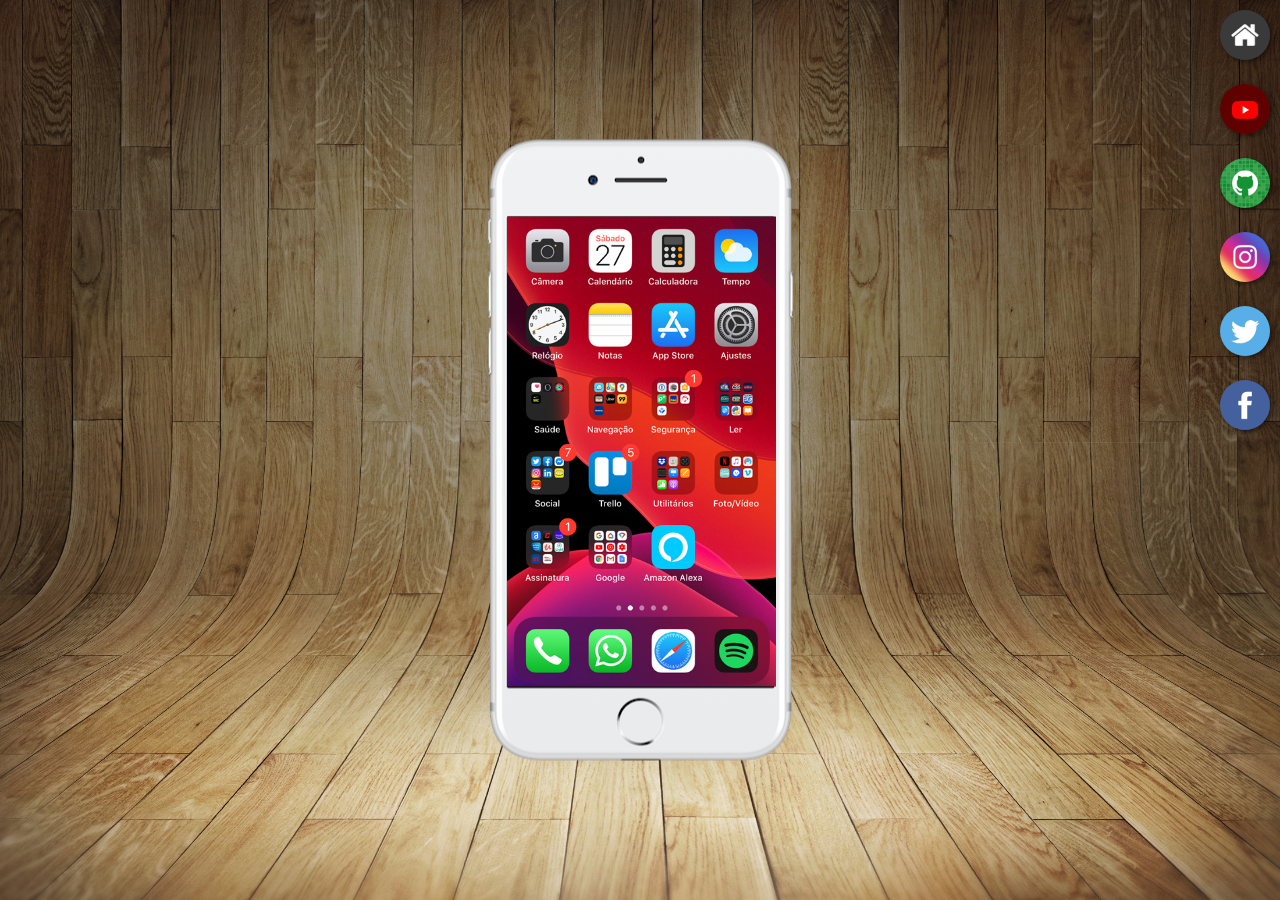
<file: index.html>
<!DOCTYPE html>
<html lang="pt-br">
<head>
    <meta charset="UTF-8">
    <meta name="viewport" content="width=device-width, initial-scale=1.0">
    <title>Projeto Redes Sociais</title>
    <link rel="shortcut icon" href="favicon.ico" type="image/x-icon">
    <link rel="stylesheet" href="estilos/style.css">
</head>
<body>
    <main>
        <section id="telefone">
            <iframe src="home.html" name="tela" id="tela" frameborder="0"></iframe>
        </section>

        <section id="redes-sociais">
            <a href="home.html" target="tela"><img src="imagens/logo-home.jpg" alt="home"></a><br>

            <a href="youtube.html" target="tela"><img src="imagens/logo-youtube.jpg" alt="youtube"></a><br>

            <a href="github.html" target="tela"><img src="imagens/logo-github.jpg" alt=""></a><br>

            <a href="instagram.html" target="tela"><img src="imagens/logo-instagram.jpg" alt="insta"></a><br>
            
            <a href="#" target="tela"><img src="imagens/logo-twitter.jpg" alt="twitter"></a><br>
            <a href="#" target="tela"><img src="imagens/logo-facebook.jpg" alt="face"></a>
        </section>
    </main>
</body>
</html>
</file>
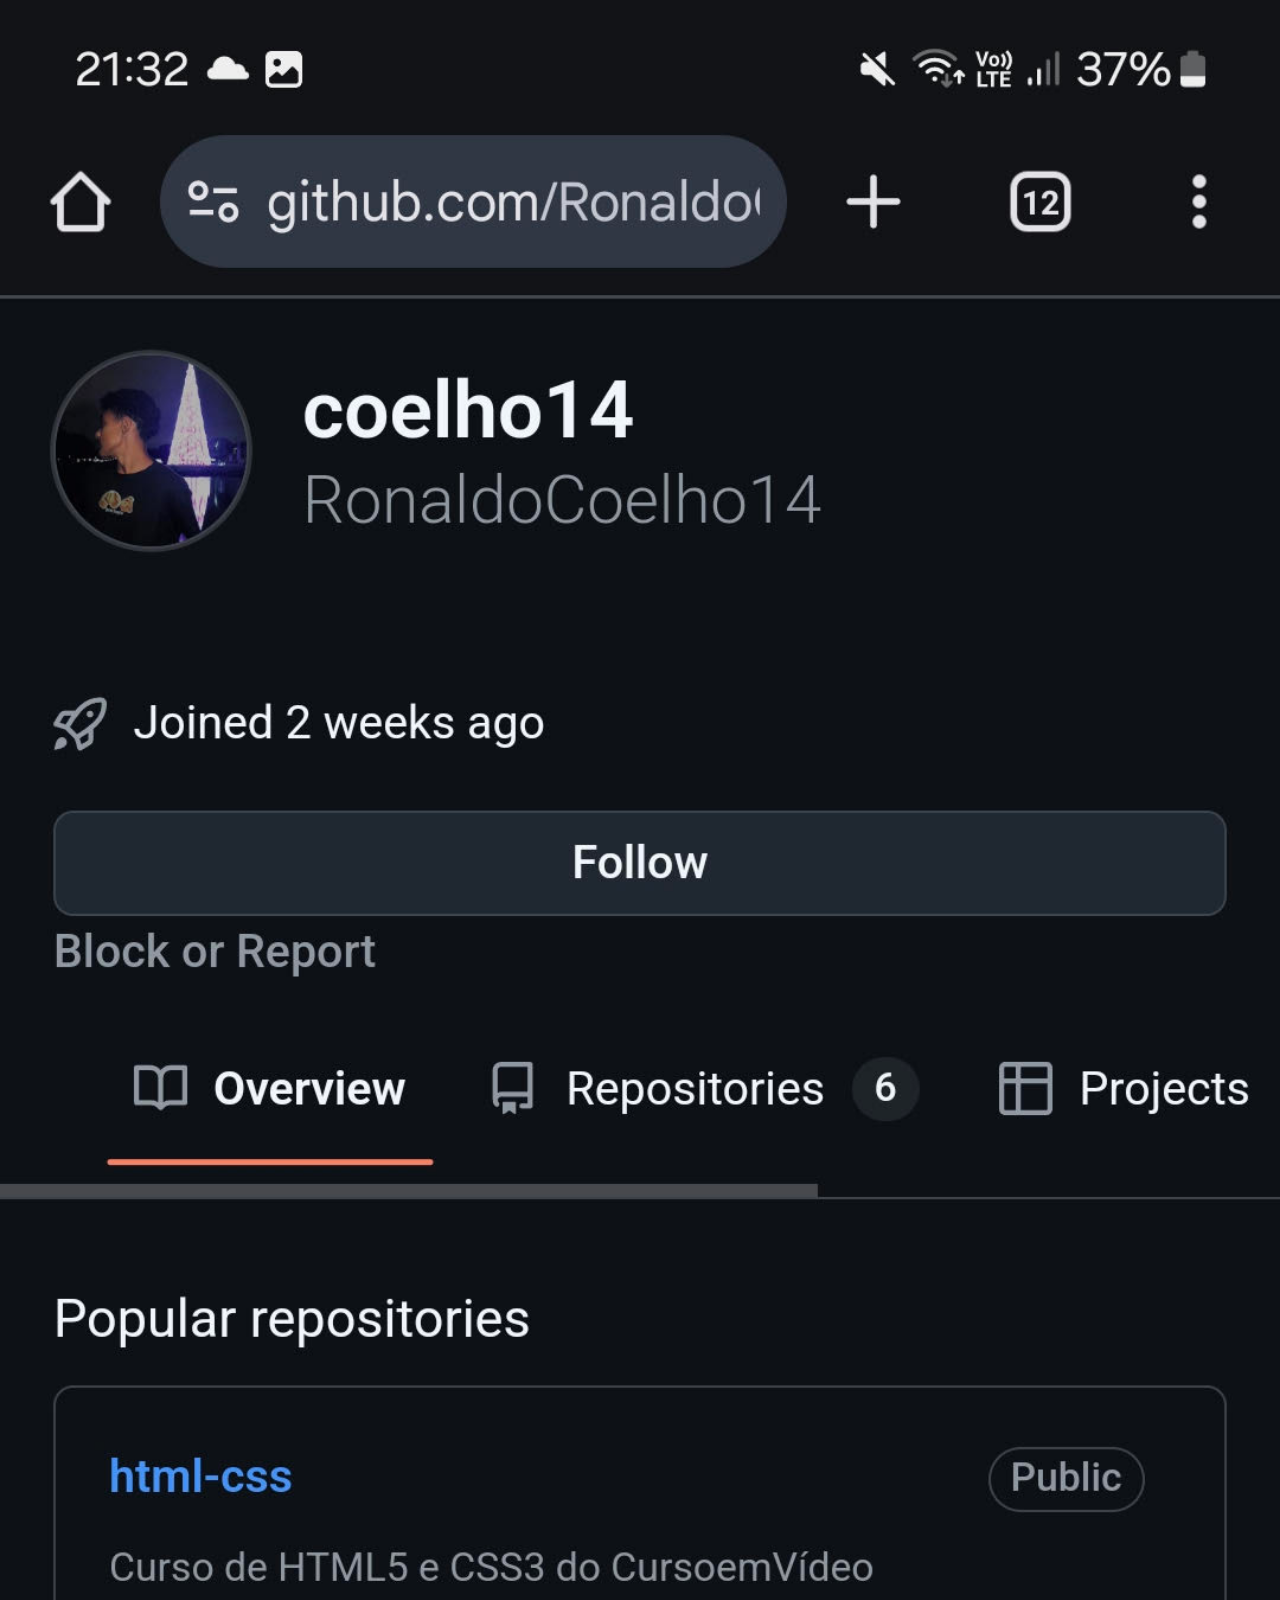
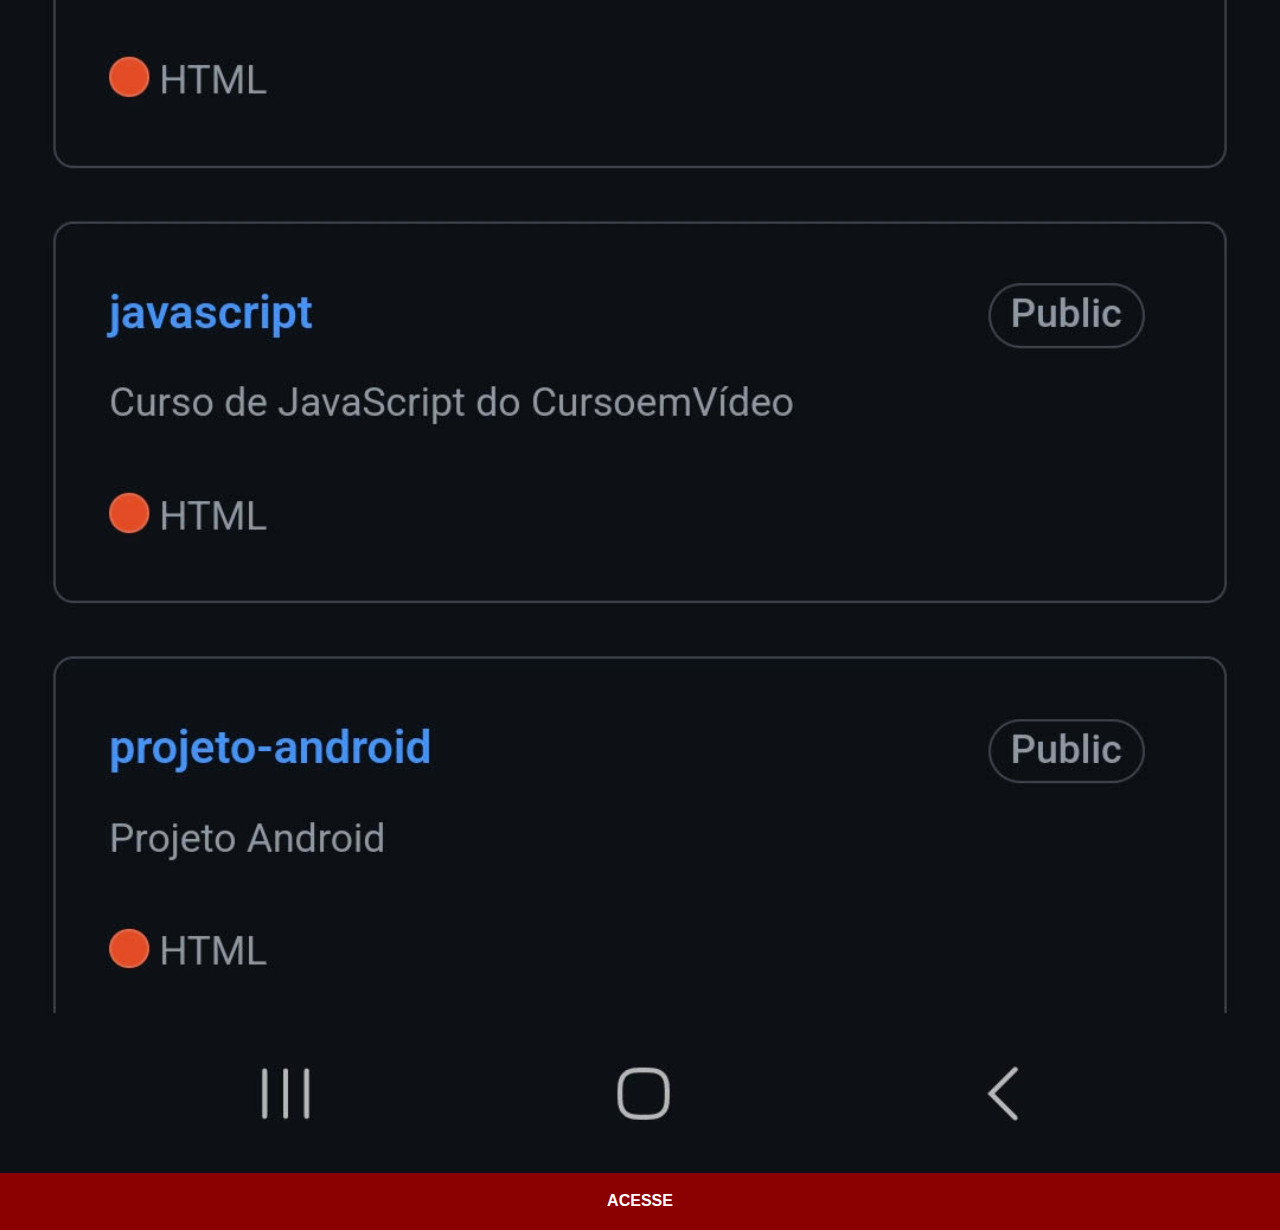
<file: github.html>
<!DOCTYPE html>
<html lang="pt-br">
<head>
    <meta charset="UTF-8">
    <meta name="viewport" content="width=device-width, initial-scale=1.0">
    <title>GitHub</title>
    <link rel="stylesheet" href="estilos/social.css">
</head>
<body>
    <img src="imagens/github1.jpg" alt="github">
    <a href="https://github.com/RonaldoCoelho14" target="_blank">ACESSE</a>
</body>
</html>
</file>
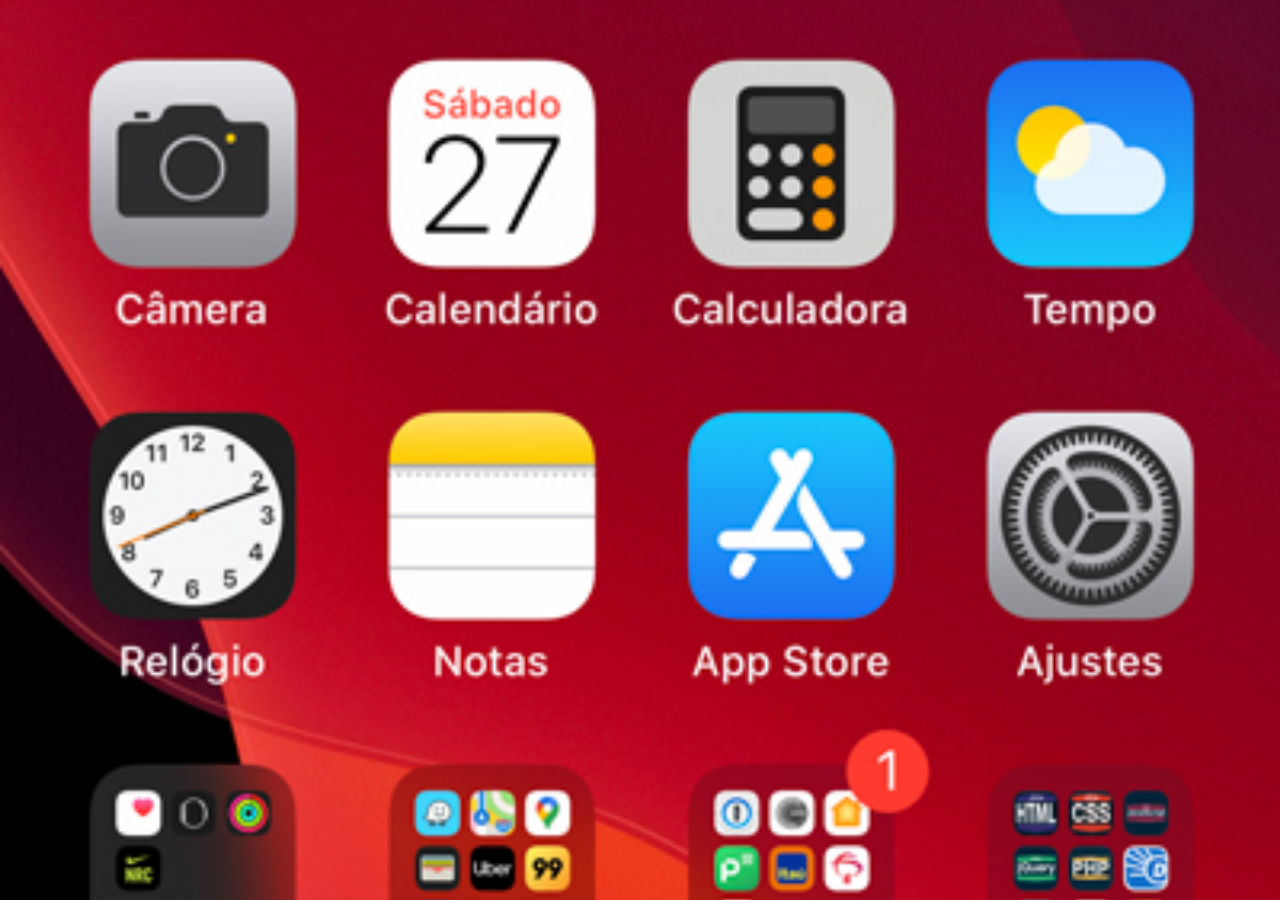
<file: home.html>
<!DOCTYPE html>
<html lang="pt-br">
<head>
    <meta charset="UTF-8">
    <meta name="viewport" content="width=device-width, initial-scale=1.0">
    <title>Home</title>
    <style>
        *{
            margin: 0;
            padding: 0;
        }

        body{
            height: 100vh;
            width: 100vw;
            background: black url('imagens/tela-home.jpg') no-repeat top center;
            background-size: cover;
        }
    </style>
</head>
<body>
    
</body>
</html>
</file>
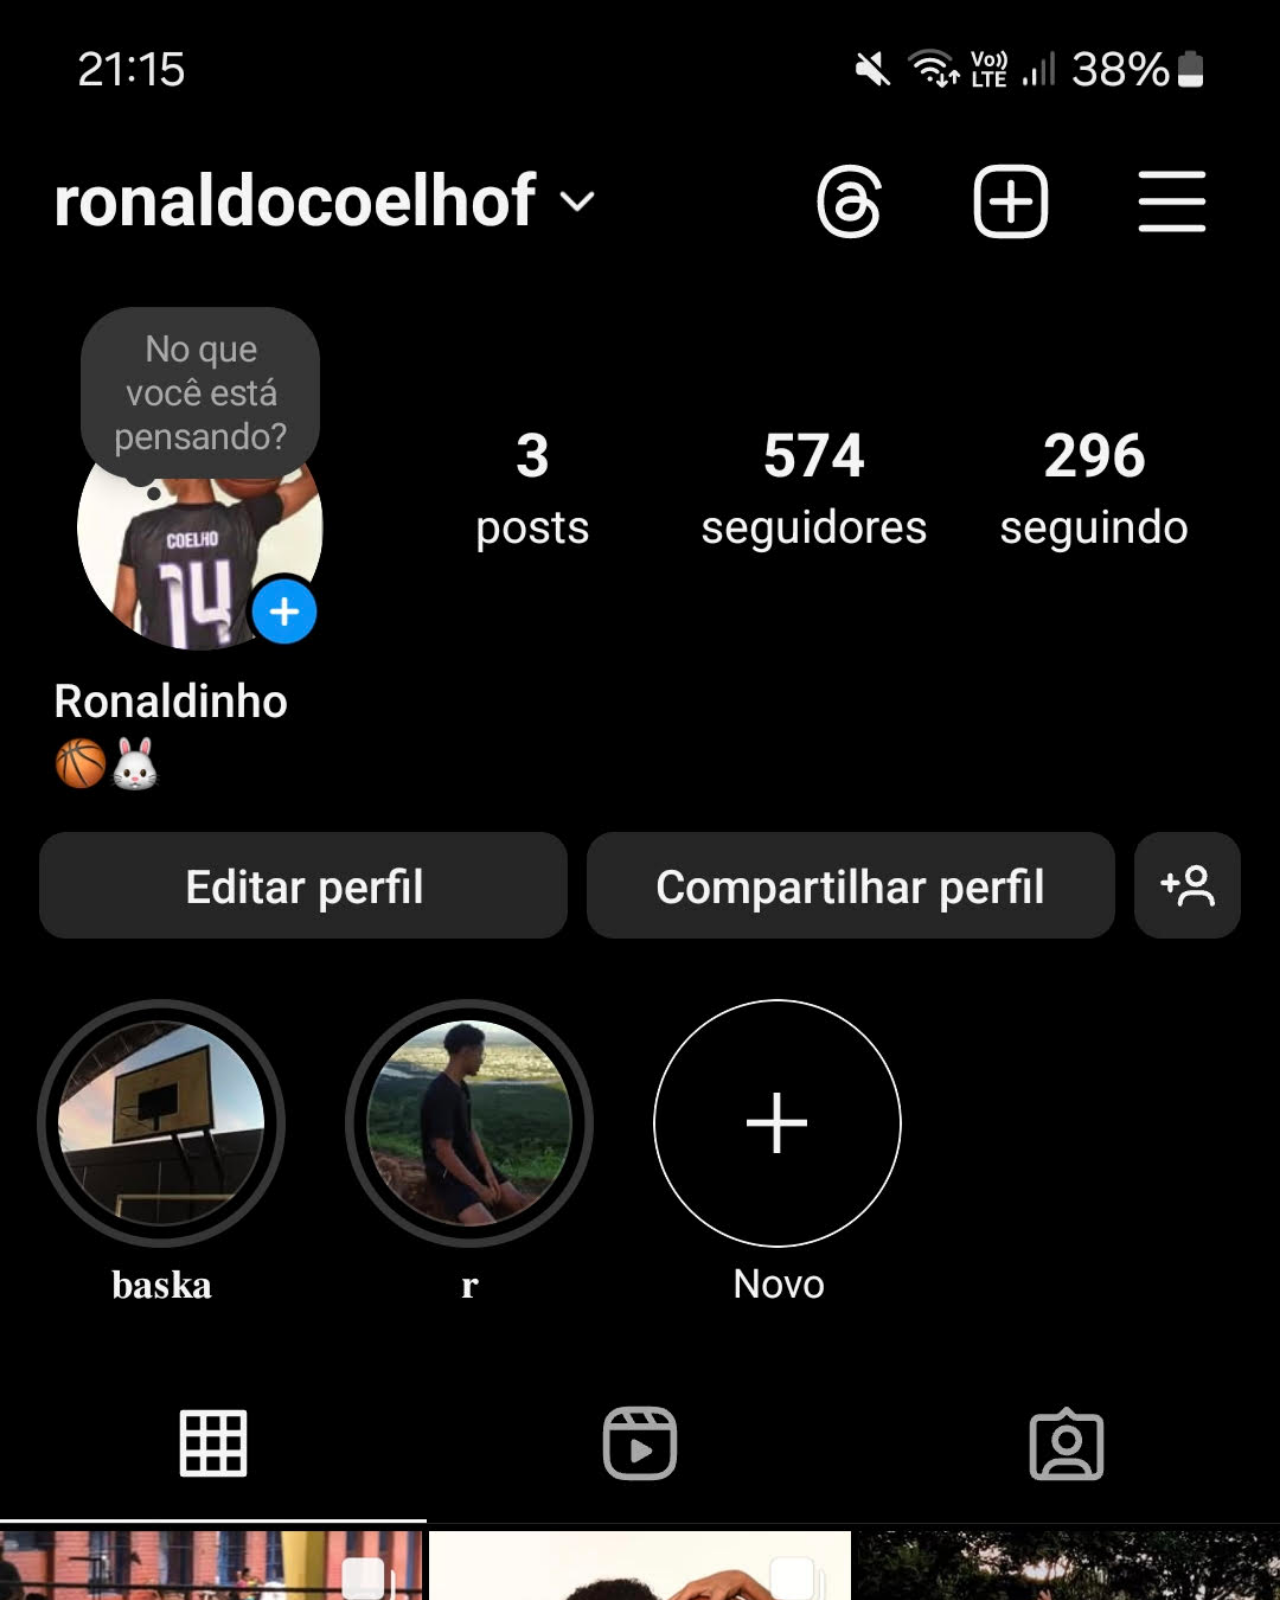
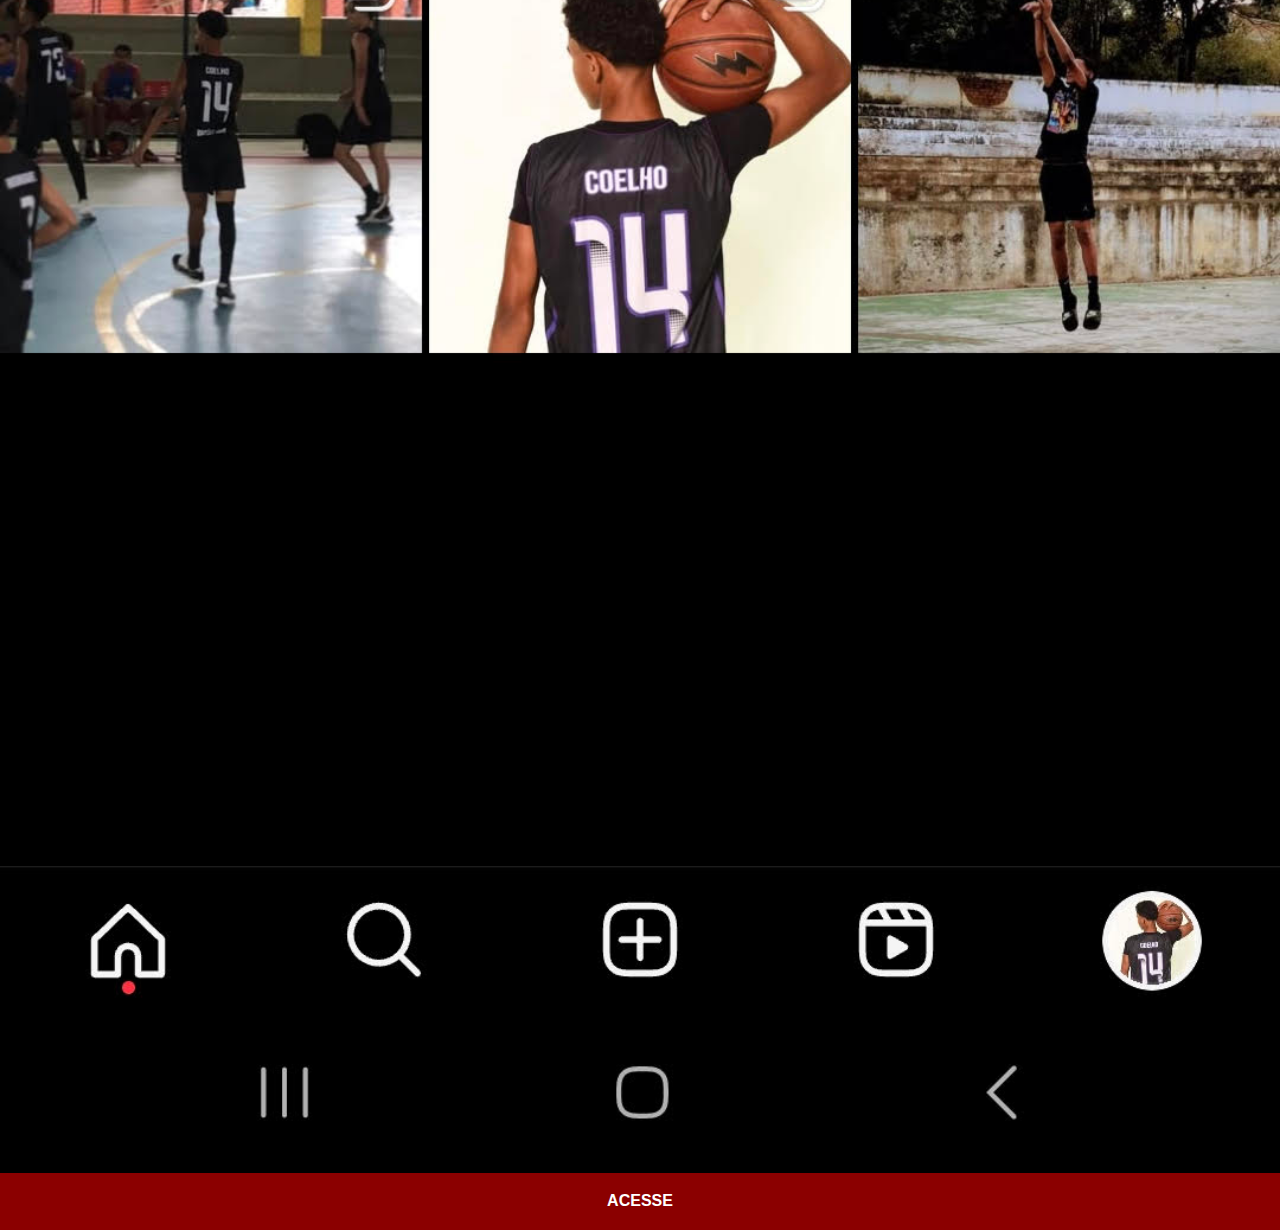
<file: instagram.html>
<!DOCTYPE html>
<html lang="pt-br">
<head>
    <meta charset="UTF-8">
    <meta name="viewport" content="width=device-width, initial-scale=1.0">
    <title>Instagram</title>
    <link rel="stylesheet" href="estilos/social.css">
</head>
<body>
    <img src="imagens/insta 1.jpg" alt="insta">
    <a href="https://www.instagram.com/ronaldocoelhof/" target="_blank">ACESSE</a>
</body>
</html>
</file>
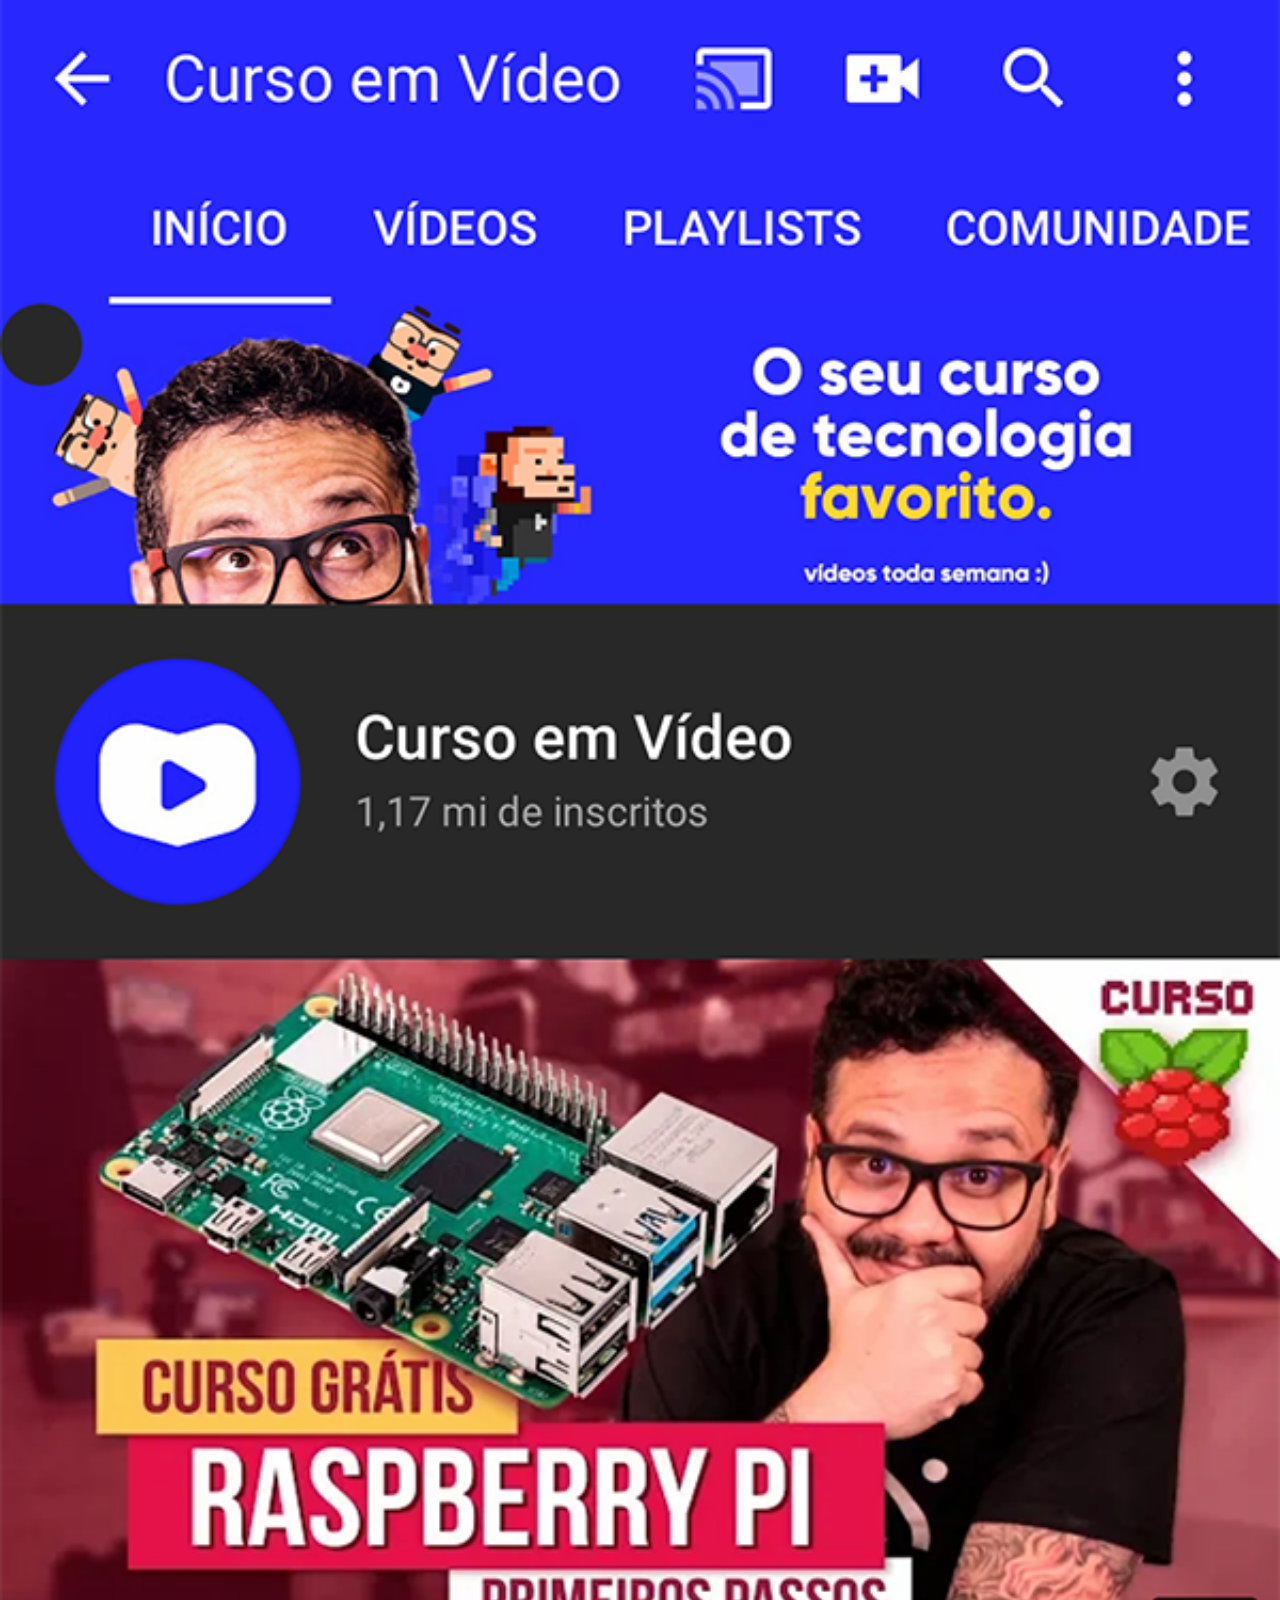
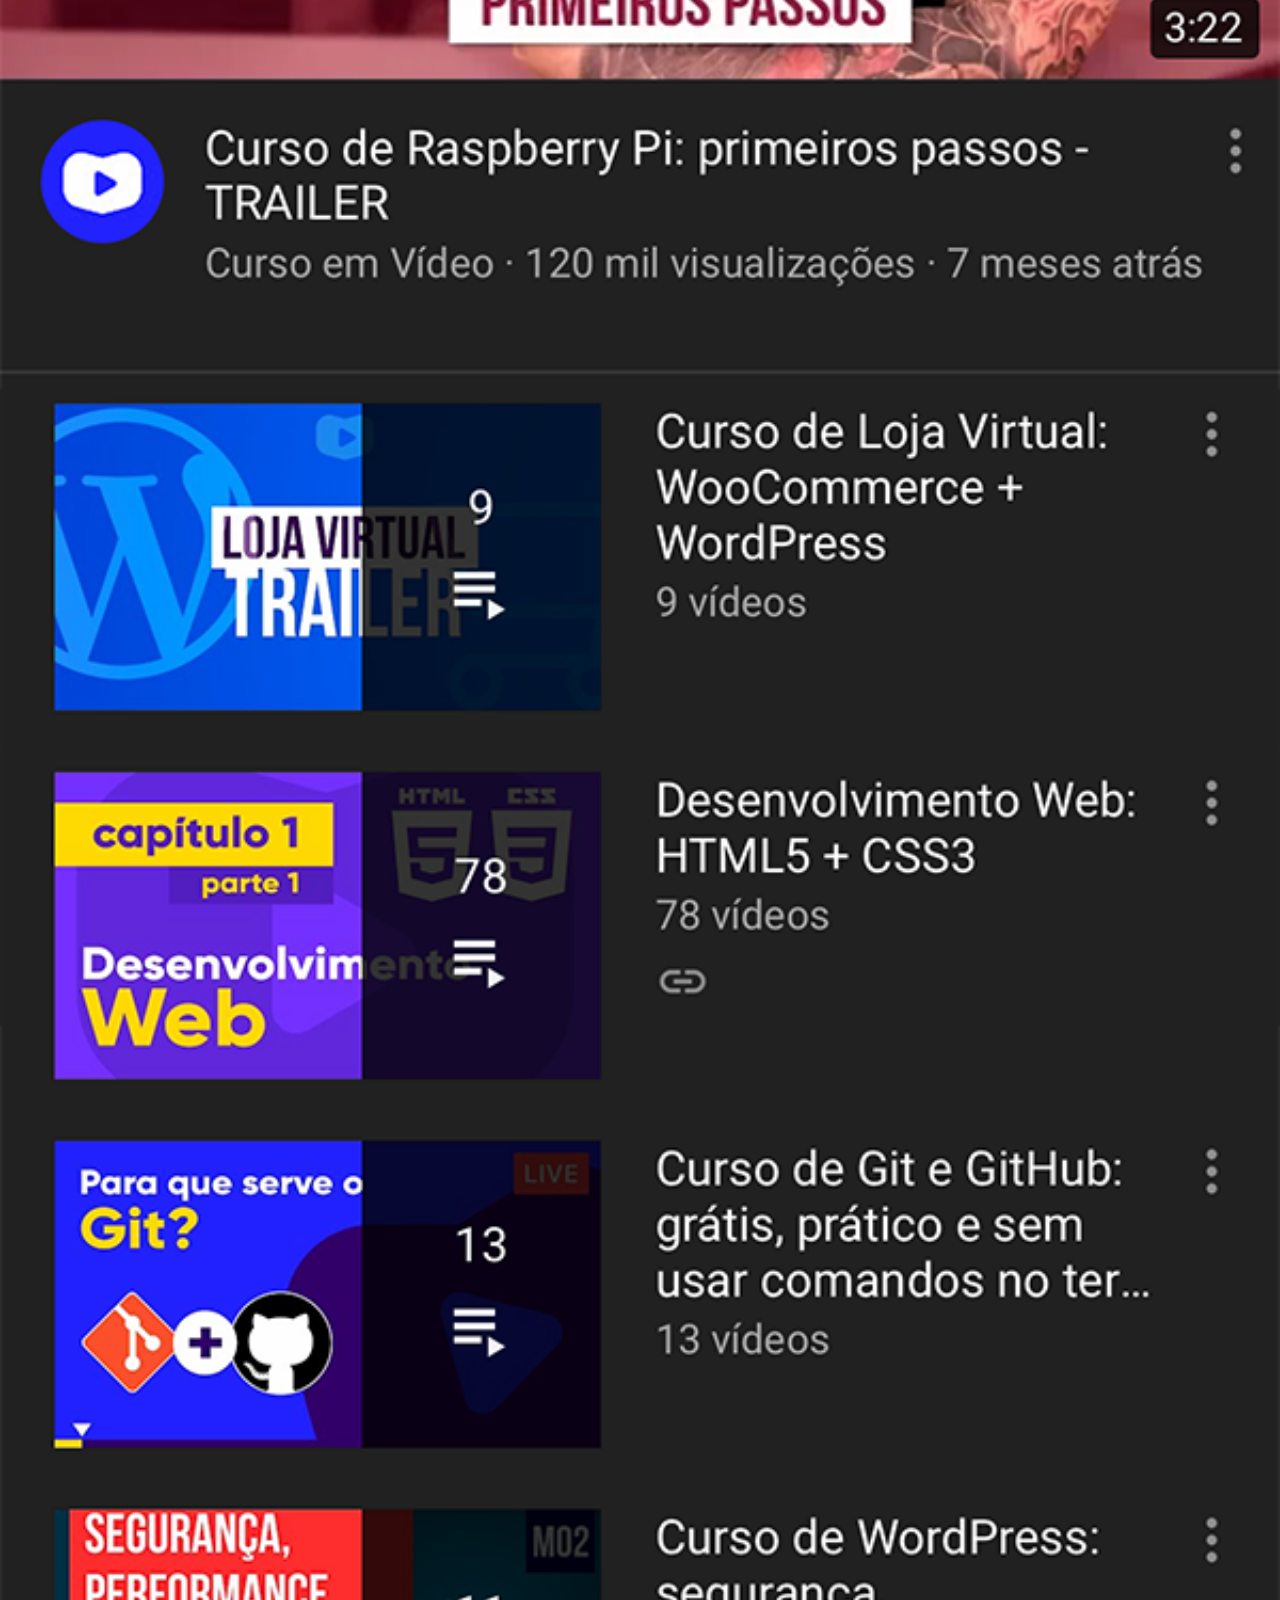
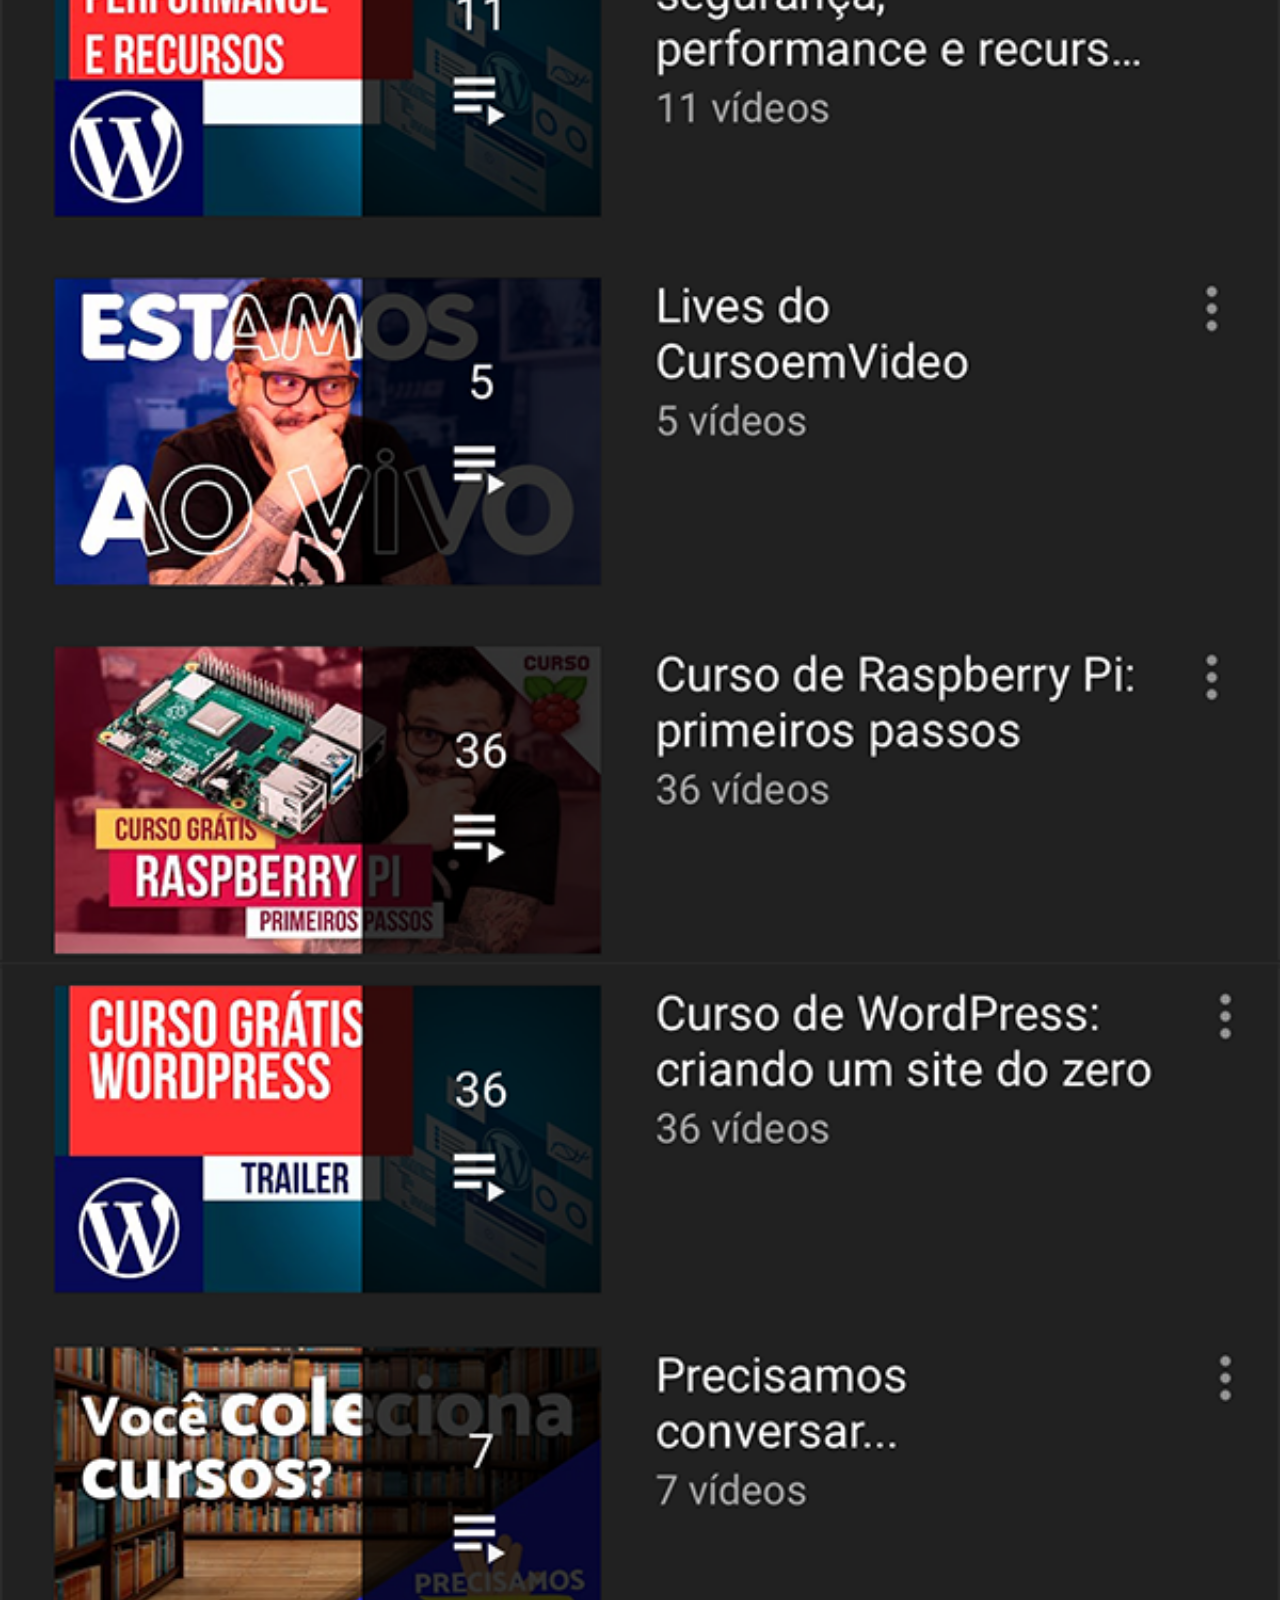
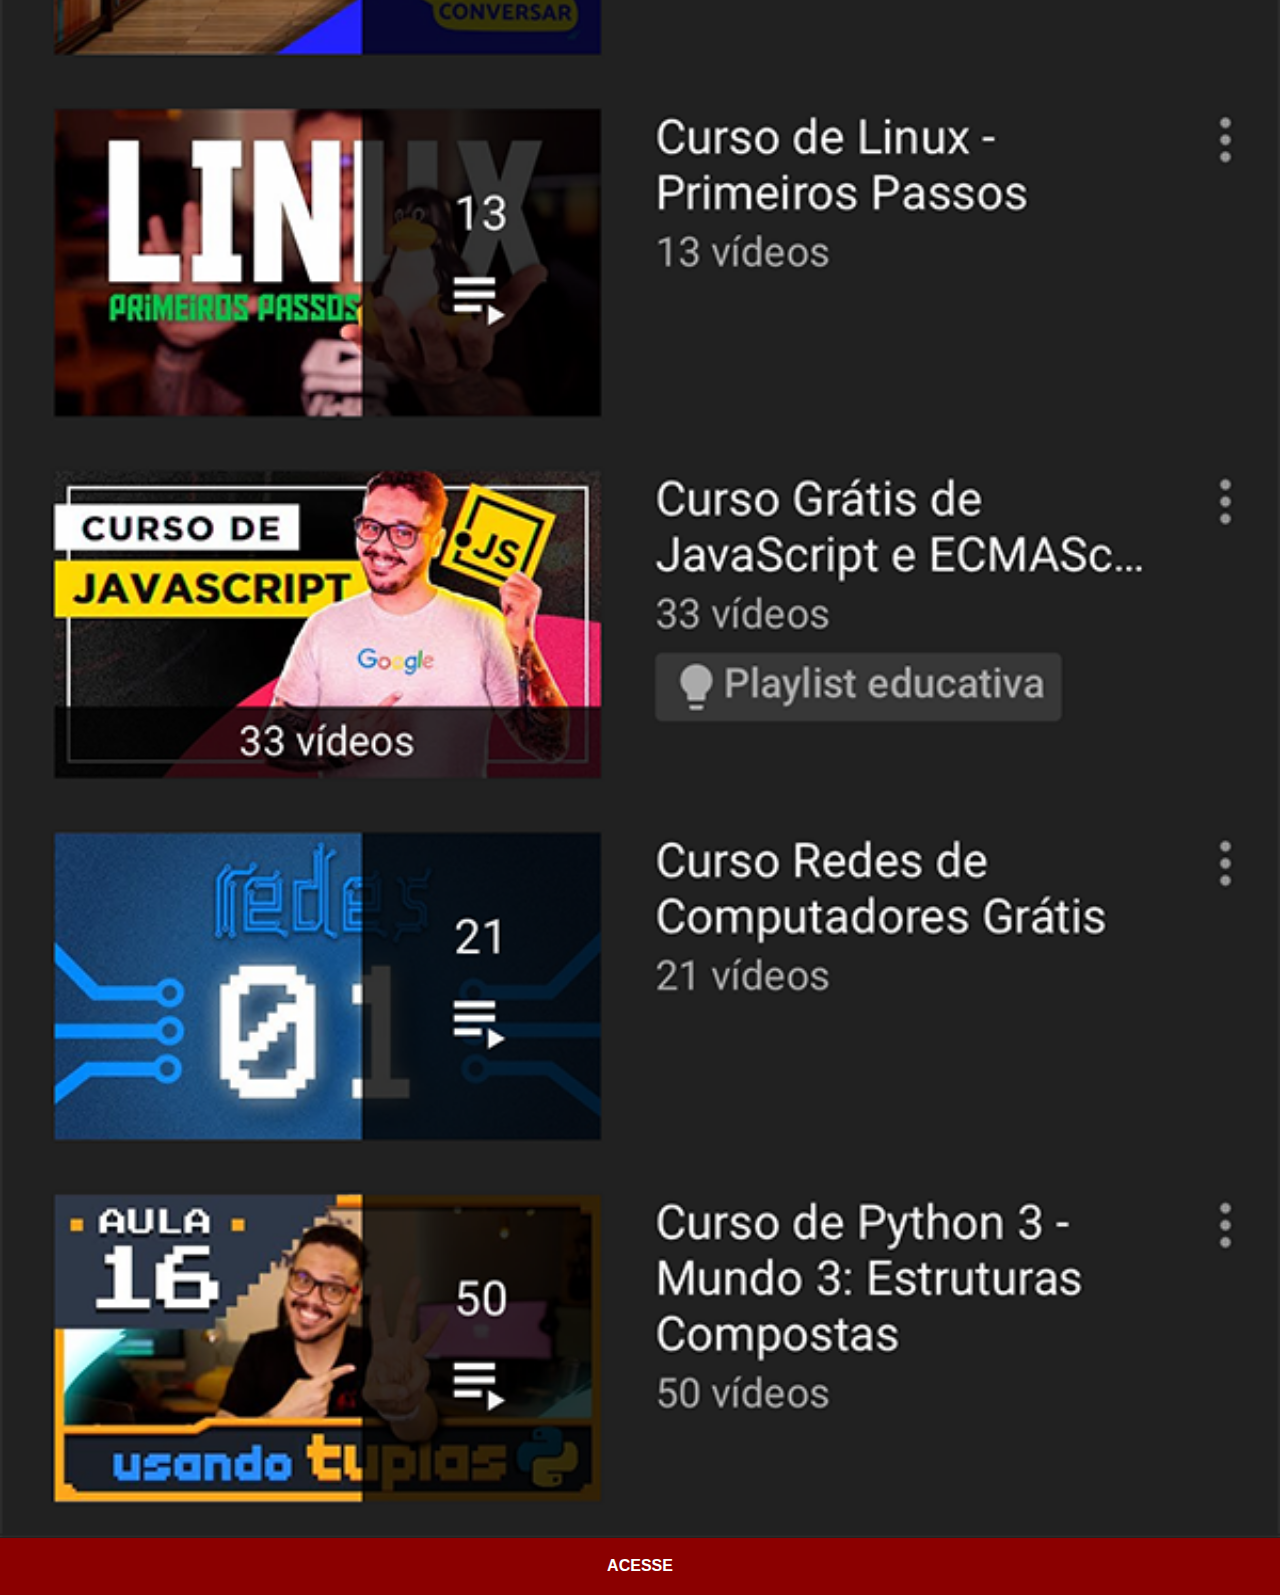
<file: youtube.html>
<!DOCTYPE html>
<html lang="pt-br">
<head>
    <meta charset="UTF-8">
    <meta name="viewport" content="width=device-width, initial-scale=1.0">
    <title>Youtube</title>
    <link rel="stylesheet" href="estilos/social.css">
</head>
<body>
    <img src="imagens/tela-youtube.png" alt="youtube">
    <a href="https://www.youtube.com/c/CursoemV%C3%ADdeo" target="_blank">ACESSE</a>
</body>
</html>
</file>
<file: estilos/style.css>
@charset "UTF-8";

*{
    margin: 0px;
    padding: 0px;
    font-family: Arial, Helvetica, sans-serif;
}

html, body{
    height: 100vh;
    width: 100vw;
}

body{
    background: url('../imagens/fundo-madeira.jpg') no-repeat, top center;
    background-size: cover;
    background-attachment: fixed;
}

main{
    position: relative;
    height: 100vh;
}

section#telefone{
    position: absolute;
    top: 50%;
    left: 50%;
    transform: translate(-50%, -50%);

    height: 627px;
    width: 310px;
    background: url(../imagens/frame-iphone.png) no-repeat;
}

iframe#tela{
    position: relative;
    top: 80px;
    left: 22px;
    height: 470px;
    width: 269px;
}

section#redes-sociais{
    text-align: right;
}

section#redes-sociais > a > img{    
    width: 50px;
    margin: 10px;
    border-radius: 50%;
    box-shadow: 2px 2px 5px rgba(0, 0, 0, 0.507);
    box-sizing: border-box;
}

section#redes-sociais > a > img:hover{
    border: 2px solid rgba(255, 255, 255, 0.568);
    transform: translate(-3px, -3px);
    box-shadow: 5px 5px 5px rgba(0, 0, 0, 0.507);
    transition: transform 0.5s;
    transition: border 0.2s;
}
</file>
<file: estilos/social.css>
@charset "UTF-8";

*{
    margin: 0;
    padding: 0;
    font-family: Arial, Helvetica, sans-serif;
}

::-webkit-scrollbar{
    width: 0;
    height: 0;
}

img{
    width: 100vw;
}

a{
    display: block;
    background-color: darkred;
    padding: 20px;
    color: white;
    text-decoration: none;
    font-weight: bolder;
    text-align: center;
    margin: -5px;
}

a:hover{
    background-color: red;
}
</file>
